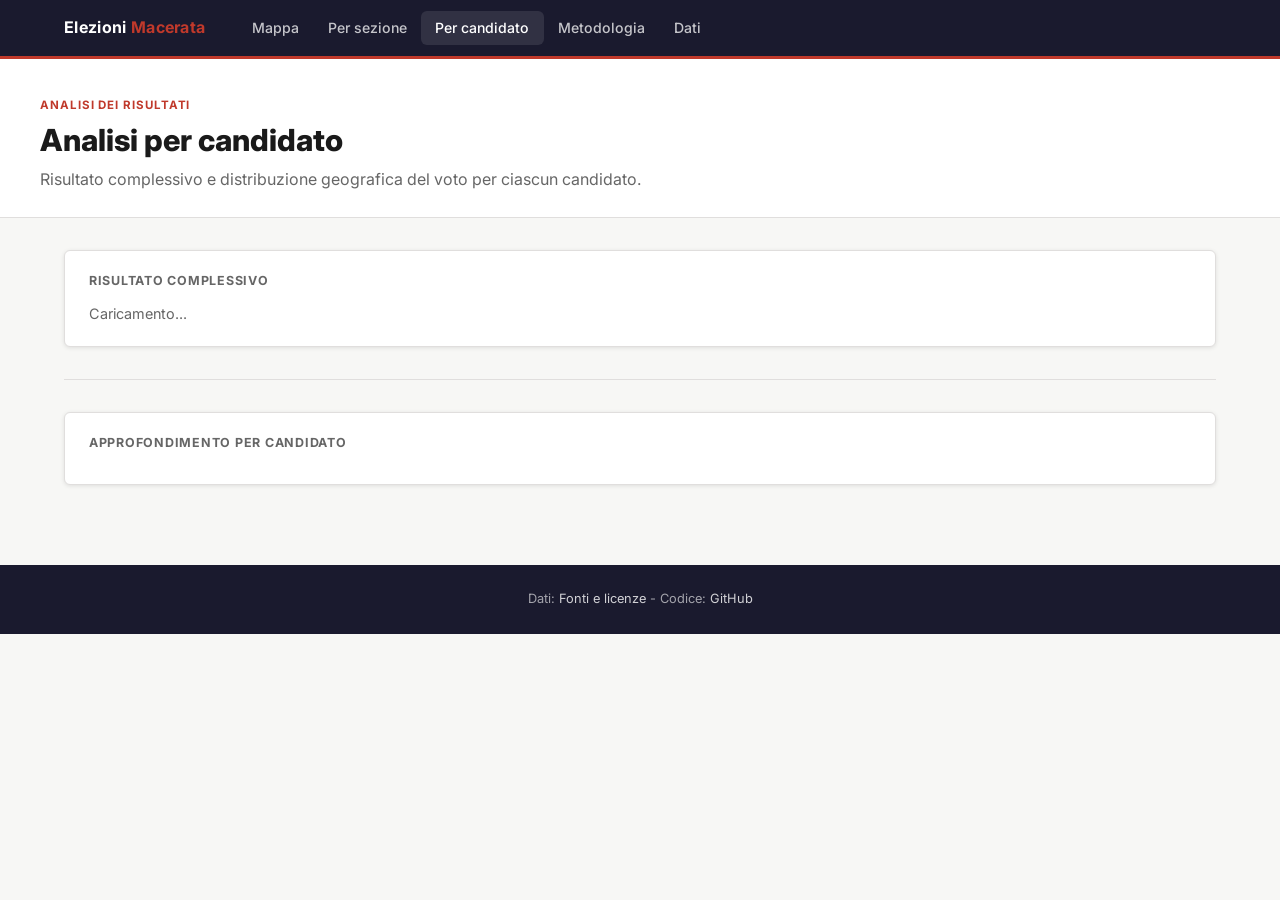
<file: docs/analisi-candidato.html>
<!DOCTYPE html>
<html lang="it">
<head>
  <meta charset="UTF-8" />
  <meta name="viewport" content="width=device-width, initial-scale=1.0" />
  <title>Elezioni Macerata - Analisi per candidato</title>
  <link rel="preconnect" href="https://fonts.googleapis.com" />
  <link rel="stylesheet" href="https://fonts.googleapis.com/css2?family=Inter:wght@400;500;600;700;800&display=swap" />
  <link rel="stylesheet" href="assets/style.css" />
  <style>
    .sezioni-grid {
      display: grid;
      grid-template-columns: 1fr 1fr;
      gap: 1rem;
    }
    @media (max-width: 640px) { .sezioni-grid { grid-template-columns: 1fr; } }

    .rank-table { width: 100%; border-collapse: collapse; font-size: .88rem; }
    .rank-table td { padding: .45rem .6rem; border-bottom: 1px solid var(--color-border); vertical-align: middle; }
    .rank-table tr:last-child td { border-bottom: none; }
    .rank-bar-wrap { width: 100px; }
    .rank-bar {
      height: 8px;
      border-radius: 4px;
      display: block;
    }
.candidate-selector-wrap {
      display: flex;
      align-items: center;
      gap: 1rem;
      flex-wrap: wrap;
    }
    .candidate-btn {
      display: flex;
      align-items: center;
      gap: .5rem;
      padding: .4rem .9rem;
      border: 2px solid var(--color-border);
      border-radius: 20px;
      background: var(--color-surface);
      font-family: var(--font-sans);
      font-size: .85rem;
      font-weight: 600;
      cursor: pointer;
      transition: all .15s;
    }
    .candidate-btn .dot {
      width: 10px; height: 10px;
      border-radius: 50%;
      flex-shrink: 0;
    }
    .candidate-btn.selected {
      background: var(--color-text);
      color: #fff;
      border-color: var(--color-text);
    }
    .totale-bar-wrap {
      display: flex;
      align-items: center;
      gap: .75rem;
      margin-bottom: .6rem;
    }
    .totale-bar-label { min-width: 160px; font-size: .88rem; font-weight: 600; }
    .totale-bar-outer {
      flex: 1;
      height: 22px;
      background: var(--color-bg);
      border-radius: 4px;
      overflow: hidden;
      border: 1px solid var(--color-border);
    }
    .totale-bar-inner { height: 100%; border-radius: 4px; transition: width .4s; }
    .totale-bar-perc { min-width: 48px; font-size: .88rem; font-weight: 700; text-align: right; }
  </style>
</head>
<body>

  <nav class="navbar">
    <div class="navbar-inner">
      <span class="navbar-brand">Elezioni <span>Macerata</span></span>
      <ul class="navbar-links">
        <li><a href="index.html"             >Mappa</a></li>
        <li><a href="analisi.html"           >Per sezione</a></li>
        <li><a href="analisi-candidato.html" class="active">Per candidato</a></li>
        <li><a href="metodologia.html"       >Metodologia</a></li>
        <li><a href="dati.html"              >Dati</a></li>
      </ul>
    </div>
  </nav>

  <header class="page-header">
    <div class="page-header-inner">
      <div class="page-tag">Analisi dei risultati</div>
      <h1 class="page-title">Analisi per candidato</h1>
      <p class="page-subtitle">
        Risultato complessivo e distribuzione geografica del voto per ciascun candidato.
      </p>
    </div>
  </header>

  <main>
    <div class="container">

      <!-- RISULTATO COMPLESSIVO -->
      <div class="section">
        <div class="card">
          <div class="card-title">Risultato complessivo</div>
          <div id="totale-bars">
            <p style="color:var(--color-muted); font-size:.9rem">Caricamento...</p>
          </div>
        </div>
      </div>

      <!-- SELETTORE CANDIDATO -->
      <div class="section">
        <div class="card">
          <div class="card-title">Approfondimento per candidato</div>
          <div class="candidate-selector-wrap" id="candidate-buttons">
            <!-- popolato da JS -->
          </div>
        </div>
      </div>

      <!-- SEZIONI MIGLIORI / PEGGIORI -->
      <div class="section" id="sezione-dettaglio" style="display:none">
        <div class="sezioni-grid">

          <div class="card">
            <div class="card-title" id="title-top">Sezioni migliori</div>
            <table class="rank-table" id="table-top">
              <tbody></tbody>
            </table>
          </div>

          <div class="card">
            <div class="card-title" id="title-bottom">Sezioni peggiori</div>
            <table class="rank-table" id="table-bottom">
              <tbody></tbody>
            </table>
          </div>

        </div>
      </div>

    </div>
  </main>

  <footer>
    <p>
      Dati: <a href="dati.html">Fonti e licenze</a> -
      Codice: <a href="https://github.com/davidoffdado/elezioni-macerata" target="_blank">GitHub</a>
    </p>
  </footer>

  <script>
    const PUBLISHED_ID = "2PACX-1vSXkyX7vkmpegphAnR6HxPimNMoLBtH3rixk7Lyn3jZPHWH468lUxpbXBZQVC3zr3HduLNMVgxDLcVs";
    const SHEET_GIDS = {
      meta:      "0",
      voti:      "1712458015",
      affluenza: "683200541",
    };
    const PALETTE_DEFAULT = [
      "#c0392b","#2563a8","#27ae60","#e67e22","#8e44ad",
      "#16a085","#d35400","#2980b9","#c0392b","#7f8c8d",
    ];

    function sheetUrl(name) {
      return `https://docs.google.com/spreadsheets/d/e/${PUBLISHED_ID}/pub?output=csv&gid=${SHEET_GIDS[name]}`;
    }

    async function fetchCsv(url) {
      const res = await fetch(url);
      const text = await res.text();
      const lines = text.trim().split("\n");
      const headers = lines[0].split(",").map(h => h.replace(/^"|"$/g, "").trim());
      return lines.slice(1).map(line => {
        const cols = line.match(/(".*?"|[^,]+)(?=,|$)/g) || [];
        const row = {};
        headers.forEach((h, i) => {
          let val = (cols[i] || "").replace(/^"|"$/g, "").trim();
          val = val.replace(/^(-?\d+),(\d+)$/, "$1.$2");
          row[h] = val;
        });
        return row;
      });
    }

    function parseCandidates(metaRows) {
      const map = {};
      metaRows.forEach(r => { map[r.chiave] = r.valore; });
      const result = [];
      let i = 1;
      while (map[`candidato_${i}_nome`]) {
        result.push({
          id:     String(i),
          nome:   map[`candidato_${i}_nome`],
          colore: map[`candidato_${i}_colore`] || PALETTE_DEFAULT[(i-1) % PALETTE_DEFAULT.length],
        });
        i++;
      }
      return result;
    }

    // ── Barre risultato complessivo ──────────────────────
    function renderTotale(candidates, voti) {
      const totaliCandidato = {};
      let totaleAssoluto = 0;

      candidates.forEach(c => { totaliCandidato[c.id] = 0; });
      voti.forEach(r => {
        candidates.forEach(c => {
          const v = parseFloat(r[`voti_${c.id}`]) || 0;
          totaliCandidato[c.id] += v;
          totaleAssoluto += v;
        });
      });

      // ordina per voti decrescenti
      const ordinati = [...candidates].sort((a, b) => totaliCandidato[b.id] - totaliCandidato[a.id]);
      const maxVoti  = totaliCandidato[ordinati[0].id];

      const wrap = document.getElementById("totale-bars");
      wrap.innerHTML = ordinati.map(c => {
        const v    = totaliCandidato[c.id];
        const perc = totaleAssoluto > 0 ? ((v / totaleAssoluto) * 100).toFixed(1) : 0;
        const w    = maxVoti > 0 ? ((v / maxVoti) * 100).toFixed(1) : 0;
        return `
          <div class="totale-bar-wrap">
            <div class="totale-bar-label">
              <span style="display:inline-block;width:10px;height:10px;border-radius:50%;background:${c.colore};margin-right:6px;vertical-align:middle"></span>
              ${c.nome}
            </div>
            <div class="totale-bar-outer">
              <div class="totale-bar-inner" style="width:${w}%;background:${c.colore}"></div>
            </div>
            <div class="totale-bar-perc" style="color:${c.colore}">${perc}%</div>
            <div style="min-width:60px; font-size:.8rem; color:var(--color-muted)">${v.toLocaleString("it-IT")} voti</div>
          </div>`;
      }).join("");

      return totaliCandidato;
    }

    // ── Bottoni candidato ────────────────────────────────
    function buildCandidateButtons(candidates, onSelect) {
      const wrap = document.getElementById("candidate-buttons");
      wrap.innerHTML = "";
      candidates.forEach((c, i) => {
        const btn = document.createElement("button");
        btn.className = "candidate-btn";
        btn.innerHTML = `<span class="dot" style="background:${c.colore}"></span>${c.nome}`;
        btn.addEventListener("click", () => {
          document.querySelectorAll(".candidate-btn").forEach(b => b.classList.remove("selected"));
          btn.classList.add("selected");
          onSelect(c, i);
        });
        wrap.appendChild(btn);
      });
    }

    // ── Tabelle top/bottom sezioni ───────────────────────
    function renderSezioniCandidato(candidato, voti, sezioniMap, totaliPerSezione) {
      const righe = voti.map(r => {
        const sez    = r.sezione;
        const v      = parseFloat(r[`voti_${candidato.id}`]) || 0;
        const tot    = totaliPerSezione[sez] || 0;
        const perc   = tot > 0 ? (v / tot) * 100 : 0;
        const quartiere = sezioniMap[sez] || "";
        return { sez, v, perc, quartiere };
      }).filter(r => r.tot !== 0);

      const ordinati = [...righe].sort((a, b) => b.perc - a.perc);
      const top    = ordinati.slice(0, 10);
      const bottom = [...ordinati].reverse().slice(0, 10);

      document.getElementById("title-top").textContent    = `Sezioni migliori - ${candidato.nome}`;
      document.getElementById("title-bottom").textContent = `Sezioni peggiori - ${candidato.nome}`;

      function renderRows(rows, tbody) {
        tbody.innerHTML = rows.map(r => `
          <tr>
            <td style="font-weight:700">Sez. ${r.sez}</td>
            <td class="rank-bar-wrap">
              <span class="rank-bar" style="width:${r.perc.toFixed(0)}px; max-width:100px; background:${candidato.colore}"></span>
            </td>
            <td style="font-weight:700; color:${candidato.colore}; white-space:nowrap">${r.perc.toFixed(1)}%</td>
            <td style="color:var(--color-muted); font-size:.82rem">${r.v} voti</td>
          </tr>`).join("");
      }

      renderRows(top,    document.querySelector("#table-top tbody"));
      renderRows(bottom, document.querySelector("#table-bottom tbody"));
      document.getElementById("sezione-dettaglio").style.display = "";
    }

    // ── INIT ────────────────────────────────────────────
    async function init() {
      let candidates = [];

      try {
        const meta = await fetchCsv(sheetUrl("meta"));
        candidates = parseCandidates(meta);
      } catch(e) { console.warn("meta non disponibile"); }
      if (candidates.length < 1) {
        candidates = [{ id:"1", nome:"Candidato 1", colore: PALETTE_DEFAULT[0] }];
      }

      const voti = await fetchCsv(sheetUrl("voti"));

      // totale voti per sezione (su tutti i candidati)
      const totaliPerSezione = {};
      voti.forEach(r => {
        totaliPerSezione[r.sezione] = candidates.reduce(
          (sum, c) => sum + (parseFloat(r[`voti_${c.id}`]) || 0), 0
        );
      });

      const totaliCandidato = renderTotale(candidates, voti);

      buildCandidateButtons(candidates, (candidato) => {
        renderSezioniCandidato(candidato, voti, {}, totaliPerSezione);
      });
    }

    document.addEventListener("DOMContentLoaded", init);
  </script>
</body>
</html>
</file>
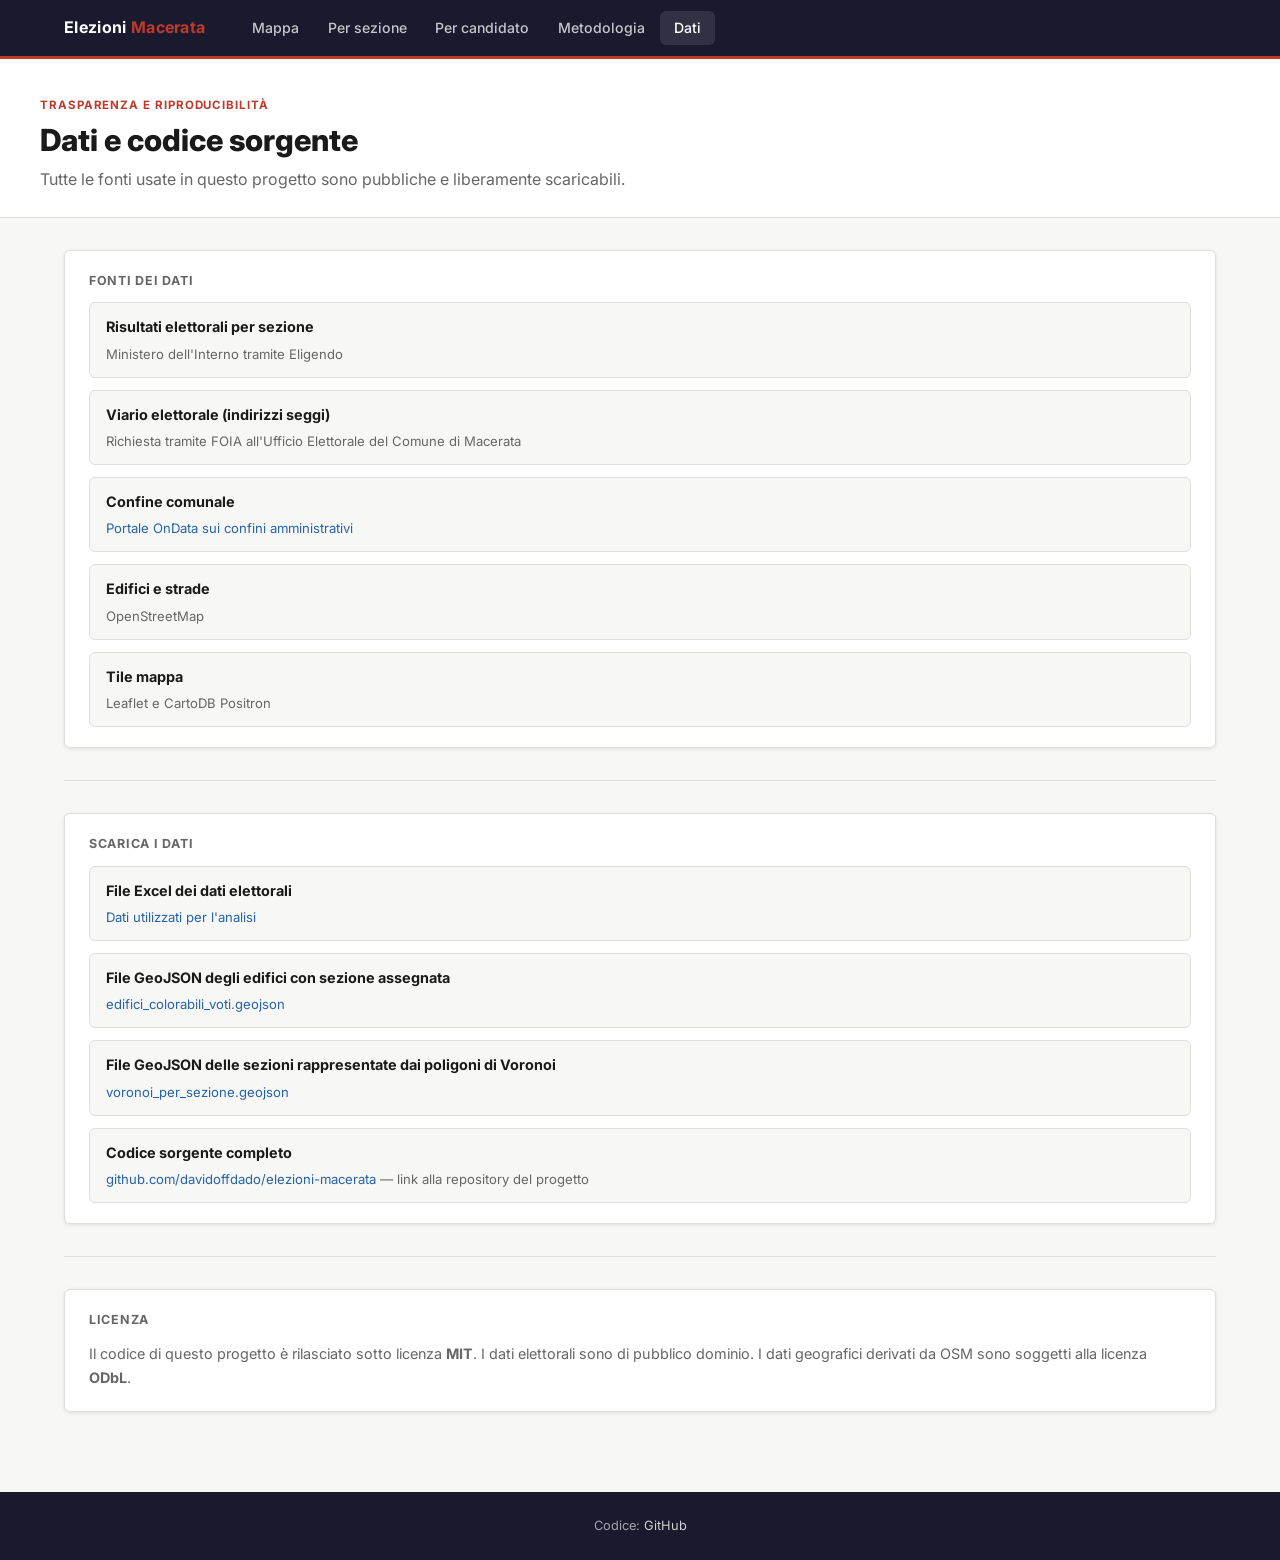
<file: docs/dati.html>
<!DOCTYPE html>
<html lang="it">
<head>
  <meta charset="UTF-8" />
  <meta name="viewport" content="width=device-width, initial-scale=1.0" />
  <title>Elezioni Macerata — Dati</title>
  <link rel="preconnect" href="https://fonts.googleapis.com" />
  <link rel="stylesheet" href="https://fonts.googleapis.com/css2?family=Inter:wght@400;500;600;700;800&display=swap" />
  <link rel="stylesheet" href="assets/style.css" />
  <style>
    .source-list { list-style: none; display: flex; flex-direction: column; gap: .75rem; }
    .source-list li {
      padding: .75rem 1rem;
      background: var(--color-bg);
      border: 1px solid var(--color-border);
      border-radius: var(--radius);
      font-size: .9rem;
    }
    .source-list li strong { display: block; margin-bottom: .2rem; }
    .source-list li span   { color: var(--color-muted); font-size: .82rem; }
  </style>
</head>
<body>

  <nav class="navbar">
    <div class="navbar-inner">
      <span class="navbar-brand">Elezioni <span>Macerata</span></span>
      <ul class="navbar-links">
        <li><a href="index.html"      >Mappa</a></li>
        <li><a href="analisi.html"          >Per sezione</a></li>
        <li><a href="analisi-candidato.html">Per candidato</a></li>
        <li><a href="metodologia.html">Metodologia</a></li>
        <li><a href="dati.html"       class="active">Dati</a></li>
      </ul>
    </div>
  </nav>

  <header class="page-header">
    <div class="page-header-inner">
      <div class="page-tag">Trasparenza e riproducibilità</div>
      <h1 class="page-title">Dati e codice sorgente</h1>
      <p class="page-subtitle">
        Tutte le fonti usate in questo progetto sono pubbliche e liberamente scaricabili.
      </p>
    </div>
  </header>

  <main>
    <div class="container">

      <div class="section">
        <div class="card">
          <div class="card-title">Fonti dei dati</div>
          <ul class="source-list">
            <li>
              <strong>Risultati elettorali per sezione</strong>
              <span>Ministero dell'Interno tramite Eligendo</span>
            </li>
            <li>
              <strong>Viario elettorale (indirizzi seggi)</strong>
              <span>Richiesta tramite FOIA all'Ufficio Elettorale del Comune di Macerata</span>
            </li>
            <li>
              <strong>Confine comunale</strong>
              <span><a href="https://www.confini-amministrativi.it/" target="_blank">Portale OnData sui confini amministrativi</a></span>
            </li>
            <li>
              <strong>Edifici e strade</strong>
              <span>OpenStreetMap</span>
            </li>
            <li>
              <strong>Tile mappa</strong>
              <span>Leaflet e CartoDB Positron</span>
            </li>
          </ul>
        </div>
      </div>

      <div class="section">
        <div class="card">
          <div class="card-title">Scarica i dati</div>
          <ul class="source-list">
            <li>
              <strong>File Excel dei dati elettorali</strong>
              <span>
                <a id="link-csv" href="#" target="_blank" download>Dati utilizzati per l'analisi</a>
              </span>
            </li>
            <li>
              <strong>File GeoJSON degli edifici con sezione assegnata</strong>
              <span>
                <a href="geojson/edifici_colorabili_voti.geojson" download>
                  edifici_colorabili_voti.geojson
                </a>
              </span>
            </li>
            <li>
              <strong>File GeoJSON delle sezioni rappresentate dai poligoni di Voronoi</strong>
              <span>
                <a href="geojson/voronoi_per_sezione.geojson" download>
                  voronoi_per_sezione.geojson
                </a>
              </span>
            </li>
            <li>
              <strong>Codice sorgente completo</strong>
              <span>
                <a href="https://github.com/davidoffdado/elezioni-macerata/tree/master" target="_blank">
                  github.com/davidoffdado/elezioni-macerata
                </a>
                &mdash; link alla repository del progetto
              </span>
            </li>
          </ul>
        </div>
      </div>

      <div class="section">
        <div class="card">
          <div class="card-title">Licenza</div>
          <p style="font-size:.9rem; color:var(--color-muted); line-height:1.7">
            Il codice di questo progetto è rilasciato sotto licenza
            <strong>MIT</strong>. I dati elettorali sono di pubblico dominio.
            I dati geografici derivati da OSM sono soggetti alla licenza
            <strong>ODbL</strong>.
          </p>
        </div>
      </div>

    </div>
  </main>

  <footer>
    <p>
      Codice: <a href="https://github.com/davidoffdado/elezioni-macerata" target="_blank">GitHub</a>
    </p>
  </footer>

  <script>
    const PUBLISHED_ID = "2PACX-1vSXkyX7vkmpegphAnR6HxPimNMoLBtH3rixk7Lyn3jZPHWH468lUxpbXBZQVC3zr3HduLNMVgxDLcVs";
    document.getElementById("link-csv").href =
      `https://docs.google.com/spreadsheets/d/e/${PUBLISHED_ID}/pub?output=xlsx`;
  </script>
</body>
</html>
</file>
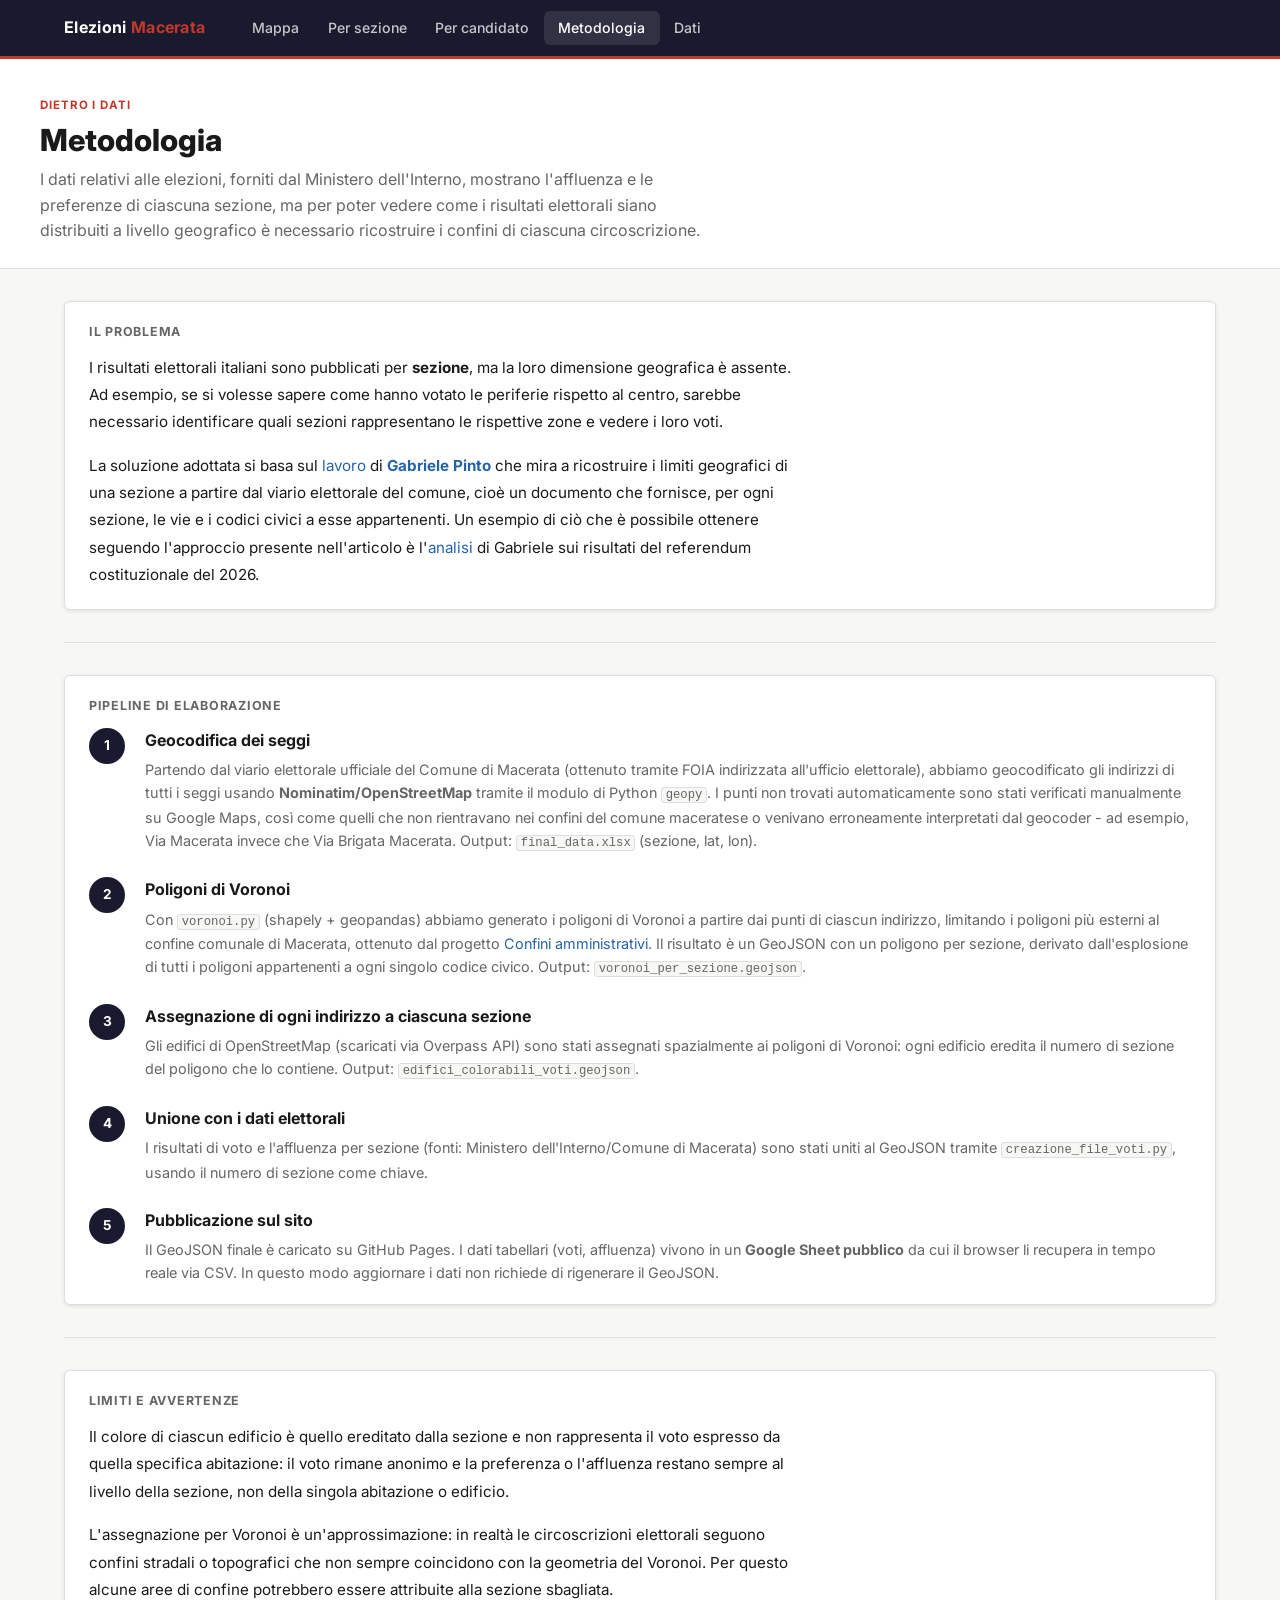
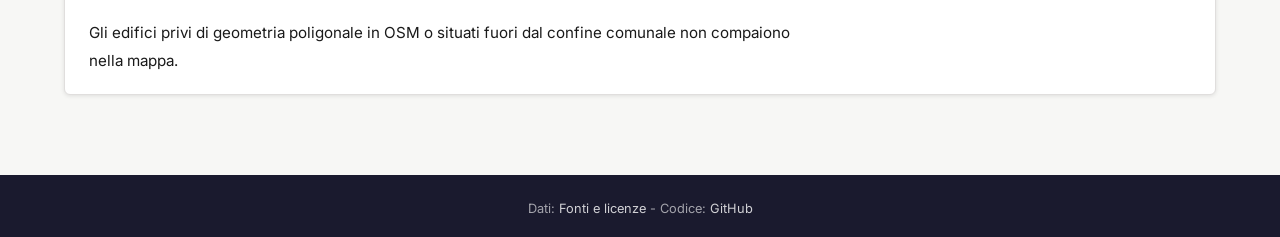
<file: docs/metodologia.html>
<!DOCTYPE html>
<html lang="it">
<head>
  <meta charset="UTF-8" />
  <meta name="viewport" content="width=device-width, initial-scale=1.0" />
  <title>Elezioni Macerata — Metodologia</title>
  <link rel="preconnect" href="https://fonts.googleapis.com" />
  <link rel="stylesheet" href="https://fonts.googleapis.com/css2?family=Inter:wght@400;500;600;700;800&display=swap" />
  <link rel="stylesheet" href="assets/style.css" />
  <style>
    .steps { display: flex; flex-direction: column; gap: 1.5rem; }
    .step  { display: flex; gap: 1.25rem; }
    .step-num {
      flex-shrink: 0;
      width: 36px; height: 36px;
      border-radius: 50%;
      background: var(--color-nav-bg);
      color: #fff;
      font-size: .85rem;
      font-weight: 700;
      display: flex; align-items: center; justify-content: center;
    }
    .step-body h3 { font-size: 1rem; font-weight: 700; margin-bottom: .3rem; }
    .step-body p  { font-size: .9rem; color: var(--color-muted); }
    .step-body code {
      background: var(--color-bg);
      border: 1px solid var(--color-border);
      border-radius: 3px;
      padding: 0 .3em;
      font-size: .85em;
    }
    .prose { font-size: .95rem; line-height: 1.8; max-width: 720px; }
    .prose + .prose { margin-top: 1rem; }
  </style>
</head>
<body>

  <nav class="navbar">
    <div class="navbar-inner">
      <span class="navbar-brand">Elezioni <span>Macerata</span></span>
      <ul class="navbar-links">
        <li><a href="index.html"      >Mappa</a></li>
        <li><a href="analisi.html"          >Per sezione</a></li>
        <li><a href="analisi-candidato.html">Per candidato</a></li>
        <li><a href="metodologia.html" class="active">Metodologia</a></li>
        <li><a href="dati.html"       >Dati</a></li>
      </ul>
    </div>
  </nav>

  <header class="page-header">
    <div class="page-header-inner">
      <div class="page-tag">Dietro i dati</div>
      <h1 class="page-title">Metodologia</h1>
      <p class="page-subtitle">
        I dati relativi alle elezioni, forniti dal Ministero dell'Interno, mostrano l'affluenza e le preferenze di ciascuna sezione, ma per poter vedere come i risultati elettorali siano distribuiti a livello geografico è necessario ricostruire i confini di ciascuna circoscrizione.
      </p>
    </div>
  </header>

  <main>
    <div class="container">

      <div class="section">
        <div class="card">
          <div class="card-title">Il problema</div>
          <p class="prose">
            I risultati elettorali italiani sono pubblicati per <strong>sezione</strong>, ma la loro dimensione geografica 
            è assente. Ad esempio, se si volesse sapere come hanno votato le periferie rispetto al centro, sarebbe 
            necessario identificare quali sezioni rappresentano le rispettive zone e vedere i loro voti.
          </p>
          <p class="prose">
            La soluzione adottata si basa sul <a href="https://www.tandfonline.com/doi/full/10.1080/2474736X.2023.2185158#d1e311" target="_blank"> lavoro </a> di <strong> <a href="https://www.gabrielepinto.com/" target="_blank"> Gabriele Pinto</a></strong> 
            che mira a ricostruire i limiti geografici di una sezione a partire dal viario elettorale del comune, cioè un documento che fornisce, per ogni sezione, le vie e i codici civici a esse appartenenti. Un esempio di ciò che è possibile ottenere seguendo l'approccio presente nell'articolo è l'<a href="https://gabrielepinto.github.io/referendum2026_mappepersezione/" target="_blank">analisi</a> di Gabriele
            sui risultati del referendum costituzionale del 2026.
          </p>
        </div>
      </div>

      <div class="section">
        <div class="card">
          <div class="card-title">Pipeline di elaborazione</div>
          <div class="steps">

            <div class="step">
              <div class="step-num">1</div>
              <div class="step-body">
                <h3>Geocodifica dei seggi</h3>
                <p>
                  Partendo dal viario elettorale ufficiale del Comune di Macerata (ottenuto tramite FOIA indirizzata all'ufficio elettorale),
                  abbiamo geocodificato gli indirizzi di tutti i seggi usando
                  <strong>Nominatim/OpenStreetMap</strong> tramite il modulo di Python
                  <code>geopy</code>. I punti non trovati automaticamente sono stati
                  verificati manualmente su Google Maps, così come quelli che non rientravano nei confini del comune maceratese o venivano erroneamente interpretati dal geocoder - ad esempio, Via Macerata invece che Via Brigata Macerata.
                  Output: <code>final_data.xlsx</code> (sezione, lat, lon).
                </p>
              </div>
            </div>

            <div class="step">
              <div class="step-num">2</div>
              <div class="step-body">
                <h3>Poligoni di Voronoi</h3>
                  <p>
                  Con <code>voronoi.py</code> (shapely + geopandas) abbiamo generato
                  i poligoni di Voronoi a partire dai punti di ciascun indirizzo, limitando i poligoni più esterni al
                  confine comunale di Macerata, ottenuto dal progetto <a href="https://www.confini-amministrativi.it/" target="_blank">Confini amministrativi</a>. Il risultato è un GeoJSON con un poligono
                  per sezione, derivato dall'esplosione di tutti i poligoni appartenenti a ogni singolo codice civico. Output: <code>voronoi_per_sezione.geojson</code>.
                  </p>
              </div>
            </div>

            <div class="step">
              <div class="step-num">3</div>
              <div class="step-body">
                <h3>Assegnazione di ogni indirizzo a ciascuna sezione</h3>
                <p>
                  Gli edifici di OpenStreetMap (scaricati via Overpass API) sono stati 
                  assegnati spazialmente ai poligoni di Voronoi: ogni edificio eredita
                  il numero di sezione del poligono che lo contiene.
                  Output: <code>edifici_colorabili_voti.geojson</code>.
                </p>
              </div>
            </div>

            <div class="step">
              <div class="step-num">4</div>
              <div class="step-body">
                <h3>Unione con i dati elettorali</h3>
                <p>
                  I risultati di voto e l'affluenza per sezione (fonti: Ministero
                  dell'Interno/Comune di Macerata) sono stati uniti al GeoJSON
                  tramite <code>creazione_file_voti.py</code>, usando il numero di
                  sezione come chiave.
                </p>
              </div>
            </div>

            <div class="step">
              <div class="step-num">5</div>
              <div class="step-body">
                <h3>Pubblicazione sul sito</h3>
                <p>
                  Il GeoJSON finale è caricato su GitHub Pages. I dati tabellari
                  (voti, affluenza) vivono in un <strong>Google Sheet pubblico</strong>
                  da cui il browser li recupera in tempo reale via CSV. In questo modo
                  aggiornare i dati non richiede di rigenerare il GeoJSON.
                </p>
              </div>
            </div>

          </div>
        </div>
      </div>

      <div class="section">
        <div class="card">
          <div class="card-title">Limiti e avvertenze</div>
                    <p class="prose">
            Il colore di ciascun edificio è quello ereditato dalla sezione e non rappresenta il voto espresso da quella specifica abitazione: il voto rimane anonimo e la preferenza o l'affluenza restano sempre al livello
            della sezione, non della singola abitazione o edificio.
          </p>
          <p class="prose">
            L'assegnazione per Voronoi è un'approssimazione: in realtà le
            circoscrizioni elettorali seguono confini stradali o topografici che non
            sempre coincidono con la geometria del Voronoi. Per questo alcune
            aree di confine potrebbero essere attribuite alla sezione sbagliata.
          </p>
          <p class="prose">
            Gli edifici privi di geometria poligonale in OSM o situati fuori dal
            confine comunale non compaiono nella mappa.
          </p>
        </div>
      </div>

    </div>
  </main>

  <footer>
    <p>
      Dati: <a href="dati.html">Fonti e licenze</a> -
      Codice: <a href="https://github.com/davidoffdado/elezioni-macerata" target="_blank">GitHub</a>
    </p>
  </footer>

</body>
</html>
</file>
<file: docs/assets/style.css>
/* =====================================================
   MACERATA ELEZIONI — stile ispirato a cities.youtrend.it
   ===================================================== */

/* --- Reset & base --- */
*, *::before, *::after { box-sizing: border-box; margin: 0; padding: 0; }

:root {
  --color-bg:         #f7f7f5;
  --color-surface:    #ffffff;
  --color-border:     #e0dedd;
  --color-text:       #1a1a1a;
  --color-muted:      #666666;
  --color-accent-a:   #c0392b;   /* candidato A — rosso */
  --color-accent-b:   #2563a8;   /* candidato B — blu */
  --color-nav-bg:     #1a1a2e;
  --color-nav-text:   #ffffff;
  --font-sans:        "Inter", system-ui, sans-serif;
  --radius:           6px;
  --shadow:           0 1px 4px rgba(0,0,0,.10);
  --max-w:            1200px;
}

html { font-size: 16px; scroll-behavior: smooth; }

body {
  font-family: var(--font-sans);
  background: var(--color-bg);
  color: var(--color-text);
  line-height: 1.6;
}

a { color: var(--color-accent-b); text-decoration: none; }
a:hover { text-decoration: underline; }

/* --- Navbar --- */
.navbar {
  background: var(--color-nav-bg);
  color: var(--color-nav-text);
  position: sticky;
  top: 0;
  z-index: 1000;
  border-bottom: 3px solid var(--color-accent-a);
}

.navbar-inner {
  max-width: var(--max-w);
  margin: 0 auto;
  padding: 0 1.5rem;
  height: 56px;
  display: flex;
  align-items: center;
  gap: 2rem;
}

.navbar-brand {
  font-size: 1rem;
  font-weight: 700;
  color: var(--color-nav-text);
  letter-spacing: .02em;
  white-space: nowrap;
}

.navbar-brand span {
  color: var(--color-accent-a);
}

.navbar-links {
  display: flex;
  gap: 0;
  list-style: none;
}

.navbar-links a {
  display: block;
  padding: .35rem .9rem;
  color: rgba(255,255,255,.75);
  font-size: .88rem;
  font-weight: 500;
  border-radius: var(--radius);
  transition: color .15s, background .15s;
}

.navbar-links a:hover,
.navbar-links a.active {
  color: #fff;
  background: rgba(255,255,255,.1);
  text-decoration: none;
}

/* --- Hero / intestazione pagina --- */
.page-header {
  background: var(--color-surface);
  border-bottom: 1px solid var(--color-border);
  padding: 2rem 1.5rem 1.5rem;
}

.page-header-inner {
  max-width: var(--max-w);
  margin: 0 auto;
}

.page-tag {
  display: inline-block;
  font-size: .72rem;
  font-weight: 700;
  letter-spacing: .08em;
  text-transform: uppercase;
  color: var(--color-accent-a);
  margin-bottom: .5rem;
}

.page-title {
  font-size: 1.9rem;
  font-weight: 800;
  line-height: 1.2;
  margin-bottom: .5rem;
}

.page-subtitle {
  font-size: 1rem;
  color: var(--color-muted);
  max-width: 680px;
}

/* --- Layout contenuto --- */
.container {
  max-width: var(--max-w);
  margin: 0 auto;
  padding: 0 1.5rem;
}

.section { padding: 2rem 0; }
.section + .section { border-top: 1px solid var(--color-border); }

/* --- Card --- */
.card {
  background: var(--color-surface);
  border: 1px solid var(--color-border);
  border-radius: var(--radius);
  box-shadow: var(--shadow);
  padding: 1.25rem 1.5rem;
}

.card-title {
  font-size: .78rem;
  font-weight: 700;
  letter-spacing: .06em;
  text-transform: uppercase;
  color: var(--color-muted);
  margin-bottom: .75rem;
}

/* --- Stats row --- */
.stats-row {
  display: grid;
  grid-template-columns: repeat(auto-fit, minmax(160px, 1fr));
  gap: 1rem;
  margin-bottom: 1.5rem;
}

.stat-card {
  background: var(--color-surface);
  border: 1px solid var(--color-border);
  border-radius: var(--radius);
  padding: 1rem 1.25rem;
  box-shadow: var(--shadow);
}

.stat-label {
  font-size: .72rem;
  font-weight: 600;
  text-transform: uppercase;
  letter-spacing: .06em;
  color: var(--color-muted);
  margin-bottom: .3rem;
}

.stat-value {
  font-size: 1.75rem;
  font-weight: 800;
  line-height: 1;
}

.stat-value.red  { color: var(--color-accent-a); }
.stat-value.blue { color: var(--color-accent-b); }

/* --- Mappa --- */
.map-wrapper {
  background: var(--color-surface);
  border: 1px solid var(--color-border);
  border-radius: var(--radius);
  box-shadow: var(--shadow);
  overflow: hidden;
}

#map {
  width: 100%;
  height: 580px;
}

.map-controls {
  display: flex;
  gap: .5rem;
  padding: .75rem 1rem;
  border-bottom: 1px solid var(--color-border);
  flex-wrap: wrap;
}

.map-btn {
  font-family: var(--font-sans);
  font-size: .82rem;
  font-weight: 600;
  padding: .35rem .85rem;
  border-radius: 20px;
  border: 1.5px solid var(--color-border);
  background: var(--color-bg);
  color: var(--color-text);
  cursor: pointer;
  transition: all .15s;
}

.map-btn:hover { border-color: #aaa; }
.map-btn.active { background: #fde8e8; border-color: var(--color-accent-a); color: var(--color-accent-a); }

/* --- Selettore candidati duello --- */
.cand-select {
  font-family: var(--font-sans);
  font-size: .82rem;
  font-weight: 600;
  padding: .3rem .6rem;
  border: 1.5px solid var(--color-border);
  border-radius: var(--radius);
  background: var(--color-surface);
  color: var(--color-text);
  cursor: pointer;
  max-width: 180px;
}
.cand-select:focus {
  outline: none;
  border-color: #aaa;
}

/* --- Legenda duello --- */
.legend {
  padding: .75rem 1rem;
  font-size: .8rem;
  color: var(--color-muted);
  display: flex;
  align-items: center;
  gap: .5rem;
  flex-wrap: wrap;
}

.legend-gradient {
  height: 10px;
  width: 180px;
  border-radius: 5px;
  flex-shrink: 0;
}

.legend-gradient.duello {
  background: linear-gradient(to right, #2166ff, #9ec9ff, #ffffff, #ffb3b3, #ff1f1f);
}

.legend-gradient.affluenza {
  background: linear-gradient(to right, #d73027, #fee08b, #1a9850);
}

/* --- Barra ricerca mappa --- */
#map-search-wrap {
  position: relative;
  padding: .5rem 1rem;
  border-bottom: 1px solid var(--color-border);
  background: var(--color-surface);
}

#map-search-box {
  display: flex;
  align-items: center;
  gap: .5rem;
  background: var(--color-bg);
  border: 1.5px solid var(--color-border);
  border-radius: 20px;
  padding: .35rem .85rem;
  transition: border-color .15s;
}
#map-search-box:focus-within { border-color: #aaa; }

.search-icon { width: 15px; height: 15px; color: var(--color-muted); flex-shrink: 0; }

#map-search-input {
  flex: 1;
  border: none;
  background: transparent;
  font-family: var(--font-sans);
  font-size: .88rem;
  color: var(--color-text);
  outline: none;
  min-width: 0;
}
#map-search-input::placeholder { color: #bbb; }

#map-search-clear {
  background: none;
  border: none;
  font-size: 1.1rem;
  color: var(--color-muted);
  cursor: pointer;
  line-height: 1;
  padding: 0 2px;
  flex-shrink: 0;
}
#map-search-clear:hover { color: var(--color-text); }

#map-search-dropdown {
  position: absolute;
  top: calc(100% - .25rem);
  left: 1rem;
  right: 1rem;
  background: var(--color-surface);
  border: 1px solid var(--color-border);
  border-radius: var(--radius);
  box-shadow: 0 4px 16px rgba(0,0,0,.13);
  z-index: 2000;
  list-style: none;
  max-height: 260px;
  overflow-y: auto;
  padding: .25rem 0;
}
#map-search-dropdown[hidden] { display: none; }

#map-search-dropdown li {
  display: flex;
  align-items: center;
  gap: .45rem;
  padding: .55rem 1rem;
  cursor: pointer;
  font-size: .87rem;
  flex-wrap: wrap;
}
#map-search-dropdown li:hover,
#map-search-dropdown li.search-active { background: var(--color-bg); }

.search-badge {
  font-size: .65rem;
  font-weight: 700;
  letter-spacing: .04em;
  color: #fff;
  border-radius: 3px;
  padding: 1px 5px;
  flex-shrink: 0;
  text-transform: uppercase;
}
.search-badge-sez { background: var(--color-accent-a); }
.search-badge-via { background: #555; }

.search-label { font-weight: 500; }

.search-sub {
  font-size: .78rem;
  color: var(--color-muted);
  flex-basis: 100%;
  padding-left: calc(.65rem + 5px + .45rem + 5px);
  margin-top: -2px;
}

@media (max-width: 640px) {
  #map-search-wrap { padding: .4rem .75rem; }
  #map-search-dropdown { left: .75rem; right: .75rem; max-height: 200px; }
  #map-search-input { font-size: 1rem; }  /* evita zoom su iOS */
}

/* --- Grafico barre --- */
.chart-container {
  position: relative;
  height: 320px;
}

/* --- Tabella --- */
.data-table {
  width: 100%;
  border-collapse: collapse;
  font-size: .85rem;
}

.data-table th {
  text-align: left;
  font-size: .72rem;
  font-weight: 700;
  text-transform: uppercase;
  letter-spacing: .05em;
  color: var(--color-muted);
  border-bottom: 2px solid var(--color-border);
  padding: .5rem .75rem;
}

.data-table td {
  padding: .45rem .75rem;
  border-bottom: 1px solid var(--color-border);
}

.data-table tr:last-child td { border-bottom: none; }
.data-table tr:hover td { background: var(--color-bg); }

.bar-inline {
  display: inline-block;
  height: 8px;
  border-radius: 4px;
  vertical-align: middle;
  margin-right: 6px;
}

/* --- Footer --- */
footer {
  background: var(--color-nav-bg);
  color: rgba(255,255,255,.6);
  font-size: .8rem;
  padding: 1.5rem;
  margin-top: 3rem;
  text-align: center;
}

footer a { color: rgba(255,255,255,.8); }

/* --- Panel info sezione --- */
#map-info-panel {
  position: relative;
  padding: .75rem 2.5rem .75rem 1rem;
  background: var(--color-surface);
  border-top: 1px solid var(--color-border);
  font-size: .88rem;
  line-height: 1.6;
}

#map-info-close {
  position: absolute;
  top: .5rem;
  right: .6rem;
  width: 24px;
  height: 24px;
  border: none;
  background: none;
  font-size: 1.1rem;
  color: var(--color-muted);
  cursor: pointer;
  line-height: 1;
}
#map-info-close:hover { color: var(--color-text); }

.info-panel-title {
  font-weight: 700;
  font-size: .9rem;
  margin-bottom: .35rem;
}

.info-panel-row {
  display: flex;
  align-items: center;
  gap: .5rem;
  margin-bottom: .15rem;
}
.info-panel-row .dot {
  width: 9px; height: 9px;
  border-radius: 50%;
  flex-shrink: 0;
}
.info-panel-row .label { flex: 1; color: var(--color-muted); }
.info-panel-row .value { font-weight: 700; }

/* Desktop: panel discreto sotto la mappa */
@media (min-width: 641px) {
  #map-info-panel { border-top: 1px solid var(--color-border); }
}

/* Mobile: barra fissa in basso, si apre con .is-open */
@media (max-width: 640px) {
  #map-info-panel {
    display: block !important;   /* sempre nel DOM, nascosto via transform */
    position: fixed;
    bottom: 0;
    left: 0;
    right: 0;
    z-index: 1100;
    padding: 1rem 2.8rem calc(1rem + env(safe-area-inset-bottom)) 1.1rem;
    background: #fff;
    border-top: 3px solid var(--color-accent-a);
    border-radius: 14px 14px 0 0;
    box-shadow: 0 -4px 24px rgba(0,0,0,.13);
    transform: translateY(100%);
    transition: transform .25s ease;
  }
  #map-info-panel.is-open {
    transform: translateY(0);
  }
}

/* --- Chart scroll (mobile) --- */
.chart-scroll-wrapper {
  overflow-x: auto;
  -webkit-overflow-scrolling: touch;
  scrollbar-width: thin;
  scrollbar-color: var(--color-border) transparent;
}
.chart-scroll-inner {
  position: relative;
  /* su desktop occupa tutta la larghezza; su mobile vedi sotto */
}

/* --- Responsive tablet --- */
@media (max-width: 768px) {
  /* Navbar: brand + link su due righe, link scorrono orizzontalmente */
  .navbar-inner {
    height: auto;
    flex-direction: column;
    align-items: stretch;
    padding: .4rem .75rem;
    gap: 0;
  }
  .navbar-brand { padding: .45rem 0; }
  .navbar-links {
    overflow-x: auto;
    scrollbar-width: none;
    padding-bottom: .35rem;
  }
  .navbar-links::-webkit-scrollbar { display: none; }
  .navbar-links a {
    white-space: nowrap;
    font-size: .82rem;
    padding: .28rem .65rem;
  }
}

/* --- Responsive mobile --- */
@media (max-width: 640px) {
  .page-title    { font-size: 1.3rem; }
  .page-subtitle { font-size: .9rem; }
  .page-header   { padding: 1.1rem .75rem .9rem; }
  .container     { padding: 0 .75rem; }
  .section       { padding: 1.25rem 0; }
  .card          { padding: .9rem .85rem; }

  /* Mappa */
  #map { height: 420px; }

  /* Map controls: selettori a piena larghezza */
  .map-controls { padding: .5rem .75rem; gap: .4rem; }
  #duello-selector,
  #singolo-selector {
    margin-left: 0 !important;
    width: 100%;
    justify-content: flex-start;
  }
  .cand-select { max-width: none; flex: 1; min-width: 0; }

  /* Stats */
  .stats-row { grid-template-columns: 1fr 1fr; gap: .6rem; }
  .stat-value { font-size: 1.4rem; }

  /* Grafici: canvas scrollabile orizzontalmente */
  .chart-scroll-inner { min-width: 560px; }
  .chart-container    { height: 260px; }

  /* Tabelle */
  .data-table          { font-size: .78rem; }
  .data-table th,
  .data-table td       { padding: .35rem .45rem; }
}
</file>
